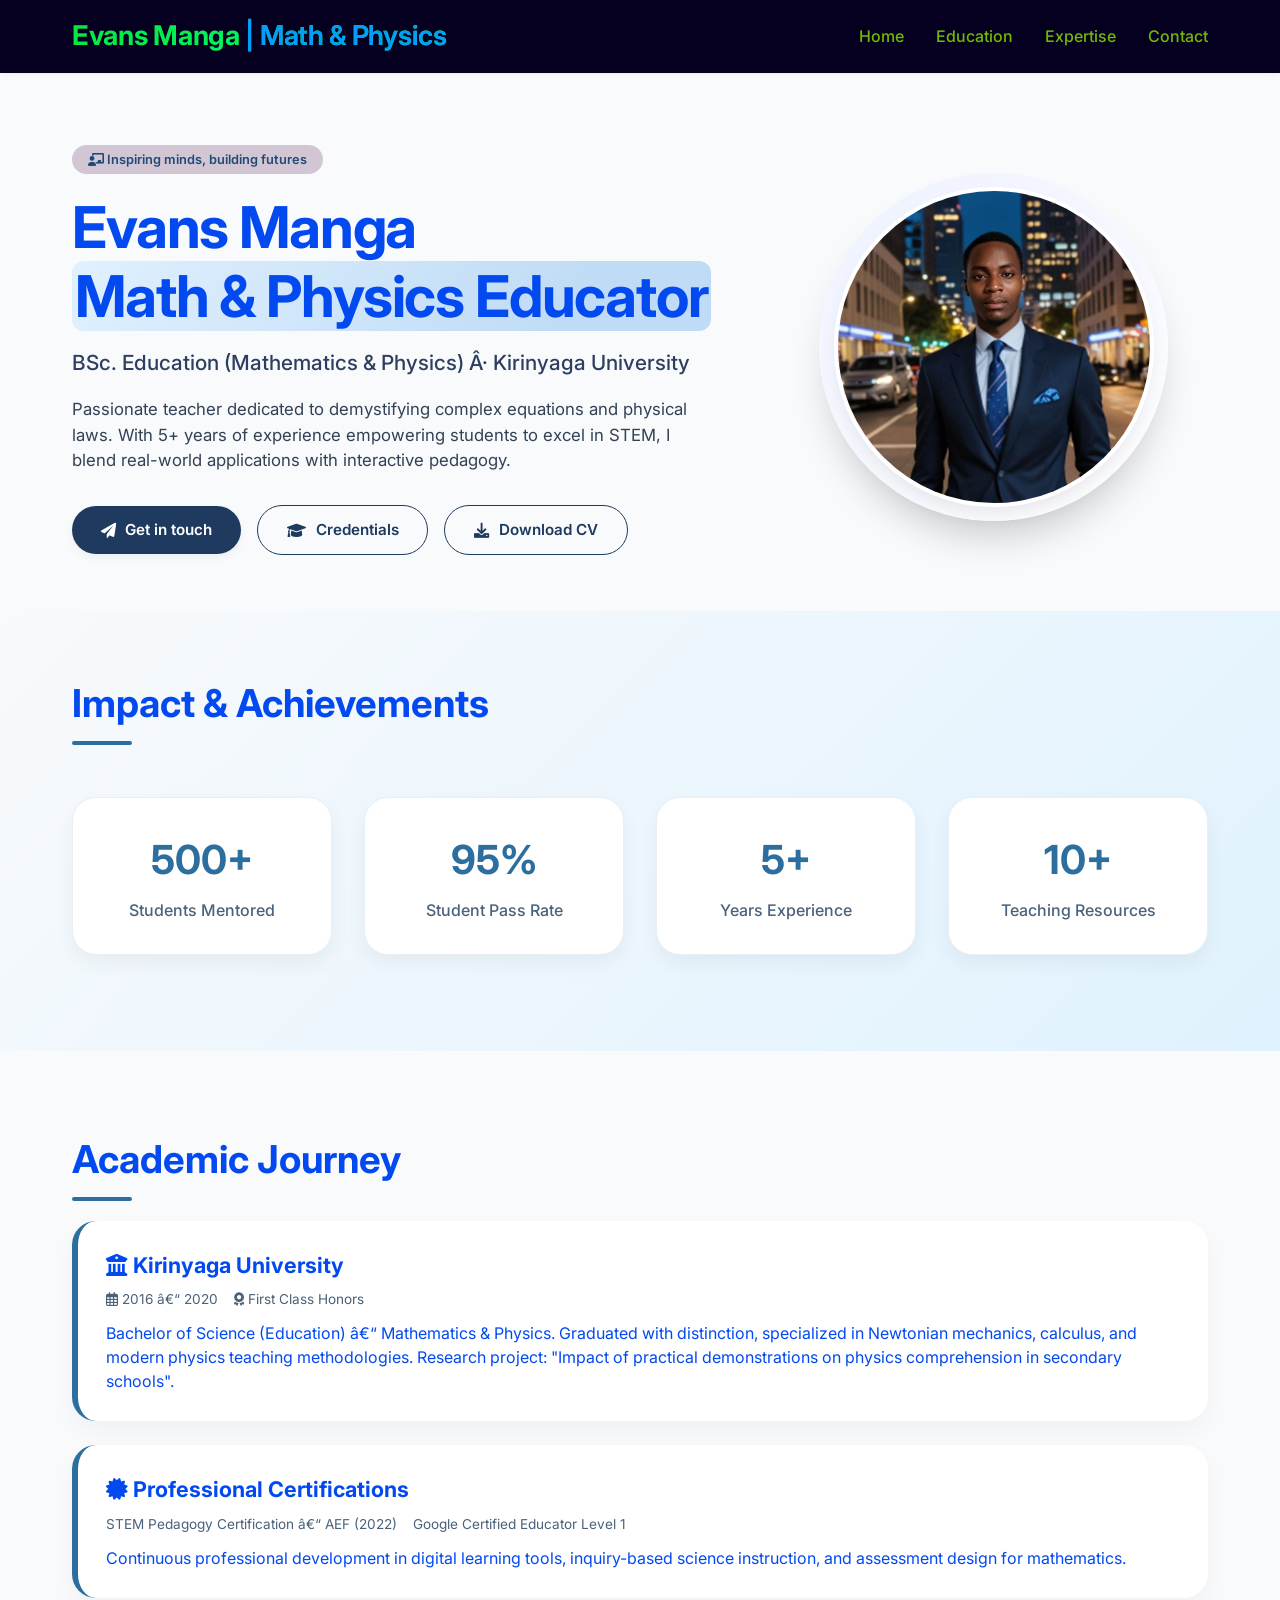
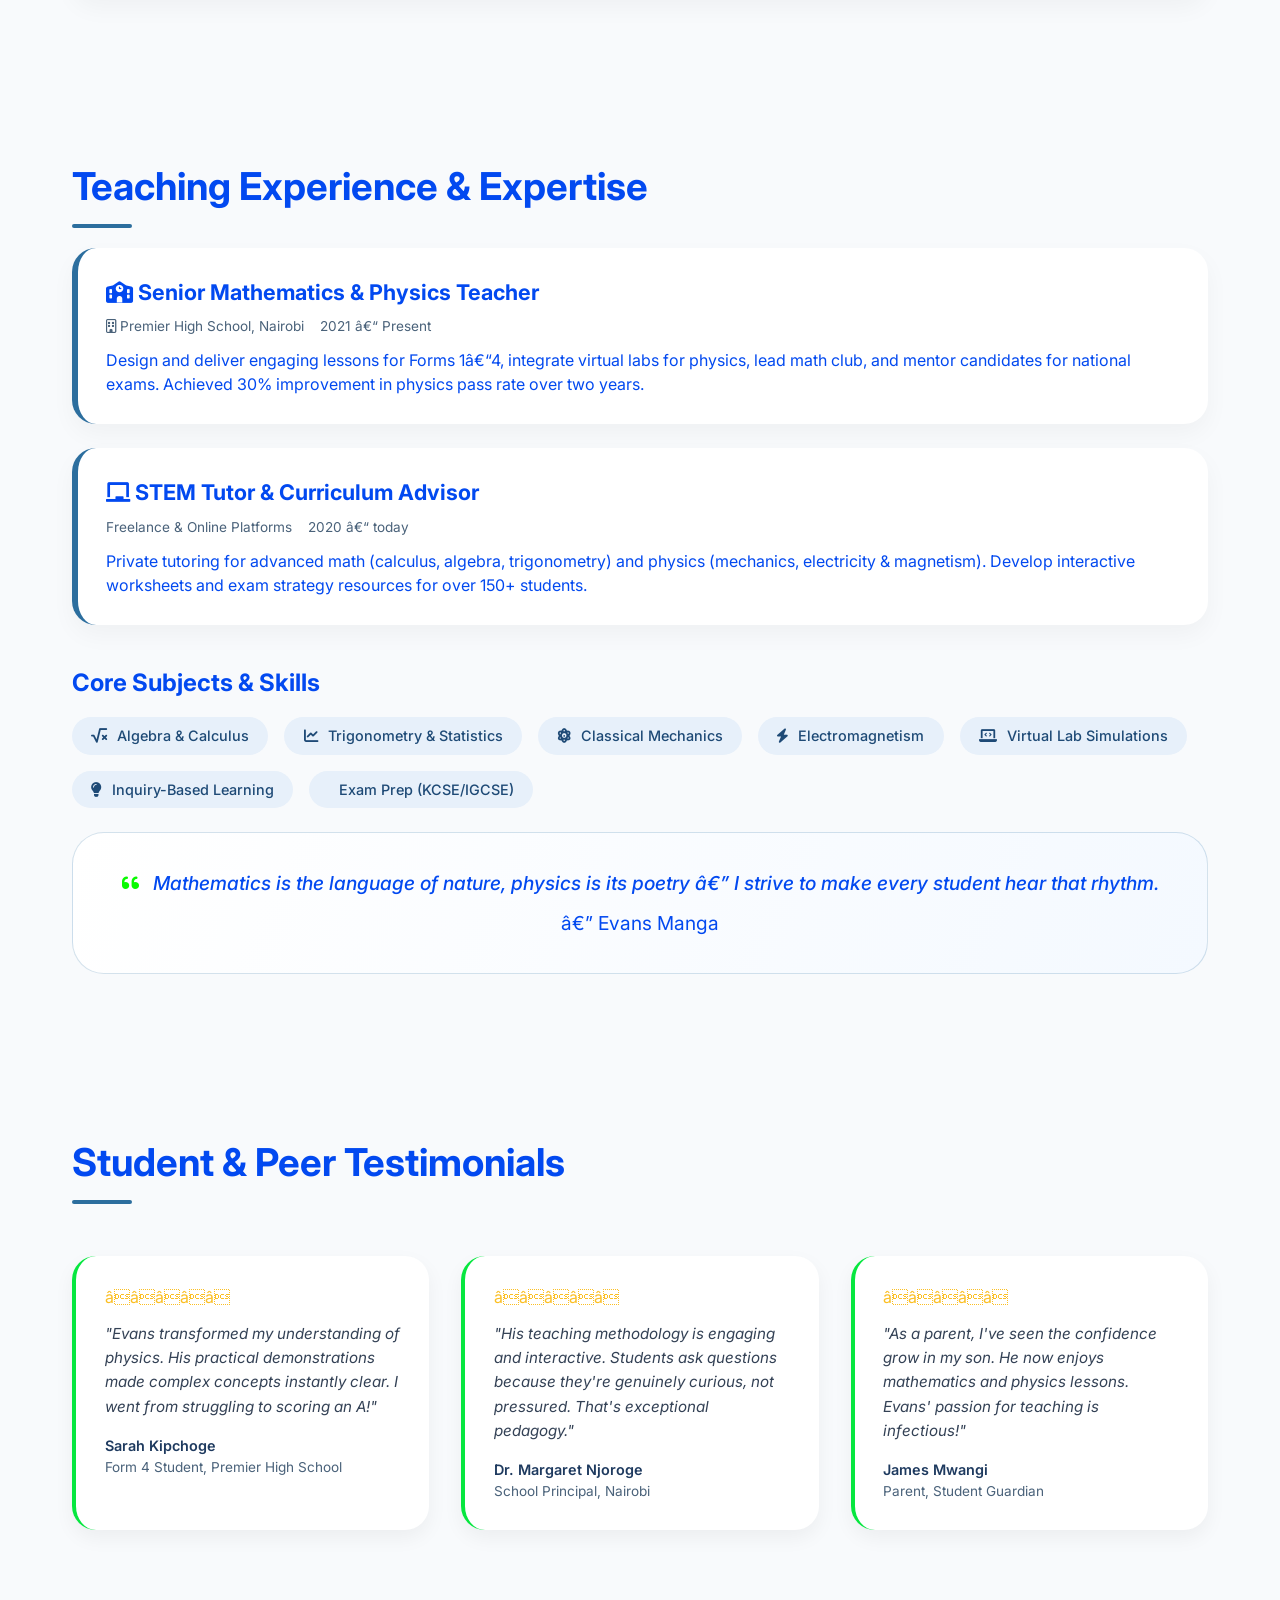
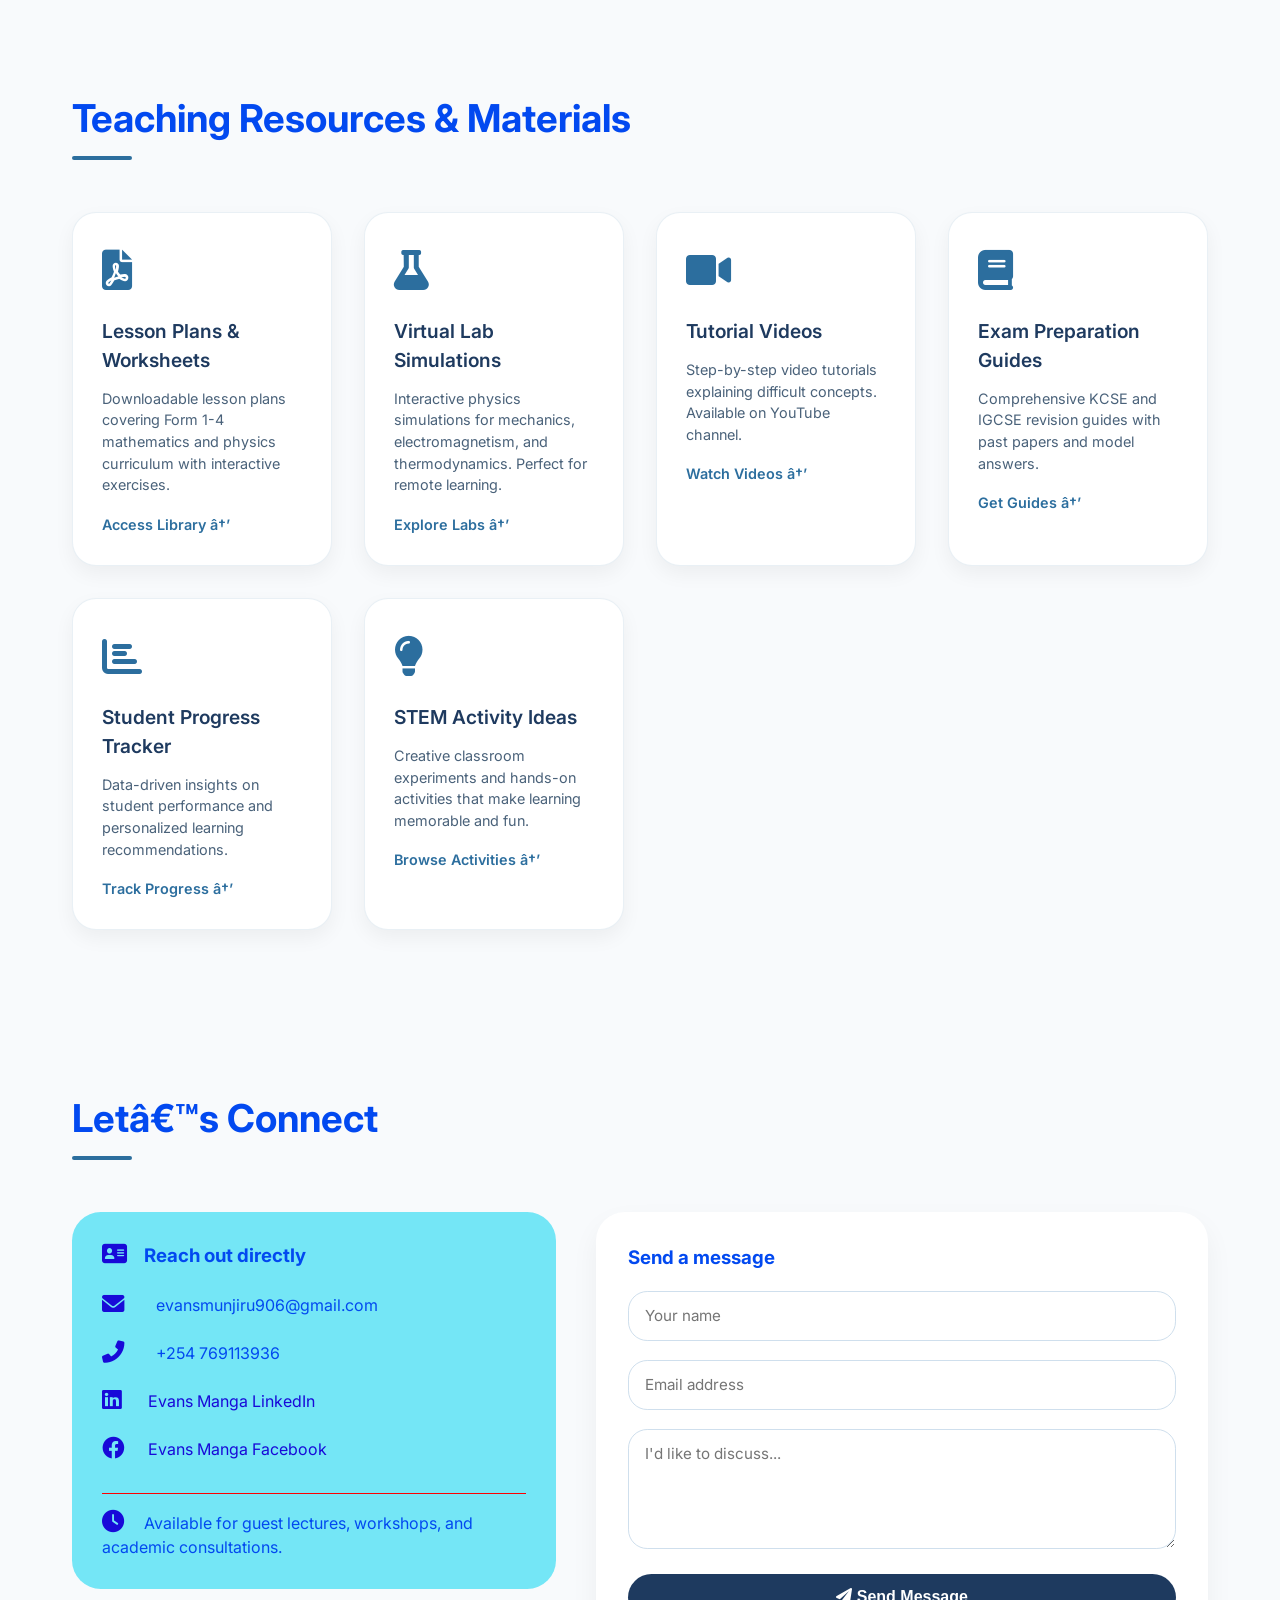
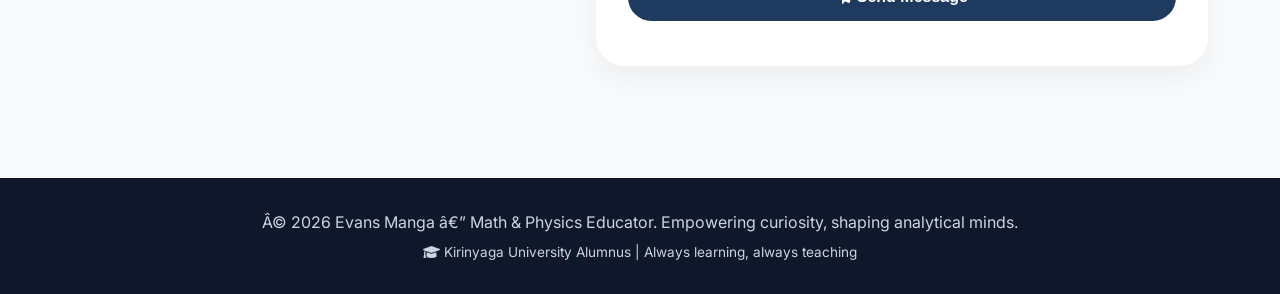
<file: index.html>
<!DOCTYPE html>
<html lang="en">
<head>
    <meta charset="UTF-8">
    <meta name="viewport" content="width=device-width, initial-scale=1.0, user-scalable=yes">
    <title>Evans Manga | Math & Physics Educator</title>
    <link rel="icon" href="data:image/svg+xml,<svg xmlns='http://www.w3.org/2000/svg' viewBox='0 0 100 100'><rect fill='%231e3a5f' width='100' height='100'/><text x='50' y='70' font-size='50' font-weight='bold' fill='white' text-anchor='middle' font-family='Arial'>EM</text></svg>" type="image/svg+xml">
    <link href="https://fonts.googleapis.com/css2?family=Inter:opsz,wght@14..32,300;14..32,400;14..32,600;14..32,700&display=swap" rel="stylesheet">
    <link rel="stylesheet" href="https://cdnjs.cloudflare.com/ajax/libs/font-awesome/6.0.0-beta3/css/all.min.css">
    <link rel="stylesheet" href="./assets/css/styles.css">
</head>
<body>
<header>
    <div class="container">
        <div class="navbar">
            <div class="logo">Evans Manga <span>| Math & Physics</span></div>
            <ul class="nav-links">
                <li><a href="#home">Home</a></li>
                <li><a href="#education">Education</a></li>
                <li><a href="#expertise">Expertise</a></li>
                <li><a href="#contact">Contact</a></li>
            </ul>
        </div>
    </div>
</header>

<main>
    <section id="home" class="hero">
        <div class="container">
            <div class="hero-grid">
                <div class="hero-content">
                    <div class="hero-badge"><i class="fas fa-chalkboard-teacher"></i> Inspiring minds, building futures</div>
                    <h1>Evans Manga<br> <span class="hero-highlight">Math & Physics Educator</span></h1>
                    <div class="hero-title">BSc. Education (Mathematics & Physics) Â· Kirinyaga University</div>
                    <p class="hero-desc">Passionate teacher dedicated to demystifying complex equations and physical laws. With 5+ years of experience empowering students to excel in STEM, I blend real-world applications with interactive pedagogy.</p>
                    <div class="btn-group">
                        <a href="#contact" class="btn btn-primary"><i class="fas fa-paper-plane"></i> Get in touch</a>
                        <a href="#education" class="btn btn-outline"><i class="fas fa-graduation-cap"></i> Credentials</a>
                        <a href="https://drive.google.com/file/d/YOUR_GOOGLE_DRIVE_CV_ID/view" class="btn btn-outline" target="_blank"><i class="fas fa-download"></i> Download CV</a>
                    </div>
                </div>
                <div class="hero-avatar">
                    <div class="avatar-circle">
                        <img src="manga.jpeg" alt="Evans Manga portrait">
                    </div>
                </div>
            </div>
        </div>
    </section>

    <section style="background: linear-gradient(135deg, #f8fafc 0%, #e0f2fe 100%); padding: 4rem 0;">
        <div class="container">
            <h2 class="section-title">Impact & Achievements</h2>
            <div class="stats-grid">
                <div class="stat-card">
                    <div class="stat-number">500+</div>
                    <div class="stat-label">Students Mentored</div>
                </div>
                <div class="stat-card">
                    <div class="stat-number">95%</div>
                    <div class="stat-label">Student Pass Rate</div>
                </div>
                <div class="stat-card">
                    <div class="stat-number">5+</div>
                    <div class="stat-label">Years Experience</div>
                </div>
                <div class="stat-card">
                    <div class="stat-number">10+</div>
                    <div class="stat-label">Teaching Resources</div>
                </div>
            </div>
        </div>
    </section>

    <section id="education">
        <div class="container">
            <h2 class="section-title">Academic Journey</h2>
            <div class="timeline-grid">
                <div class="edu-item">
                    <h3><i class="fas fa-university"></i> Kirinyaga University</h3>
                    <div class="meta"><span><i class="far fa-calendar-alt"></i> 2016 â€“ 2020</span><span><i class="fas fa-award"></i> First Class Honors</span></div>
                    <p>Bachelor of Science (Education) â€“ Mathematics & Physics. Graduated with distinction, specialized in Newtonian mechanics, calculus, and modern physics teaching methodologies. Research project: "Impact of practical demonstrations on physics comprehension in secondary schools".</p>
                </div>
                <div class="edu-item">
                    <h3><i class="fas fa-certificate"></i> Professional Certifications</h3>
                    <div class="meta"><span>STEM Pedagogy Certification â€“ AEF (2022)</span><span>Google Certified Educator Level 1</span></div>
                    <p>Continuous professional development in digital learning tools, inquiry-based science instruction, and assessment design for mathematics.</p>
                </div>
            </div>
        </div>
    </section>

    <section id="expertise">
        <div class="container">
            <h2 class="section-title">Teaching Experience & Expertise</h2>
            <div class="timeline-grid">
                <div class="exp-item">
                    <h3><i class="fas fa-school"></i> Senior Mathematics & Physics Teacher</h3>
                    <div class="meta"><span><i class="far fa-building"></i> Premier High School, Nairobi</span><span>2021 â€“ Present</span></div>
                    <p>Design and deliver engaging lessons for Forms 1â€“4, integrate virtual labs for physics, lead math club, and mentor candidates for national exams. Achieved 30% improvement in physics pass rate over two years.</p>
                </div>
                <div class="exp-item">
                    <h3><i class="fas fa-chalkboard"></i> STEM Tutor & Curriculum Advisor</h3>
                    <div class="meta"><span>Freelance & Online Platforms</span><span>2020 â€“ today</span></div>
                    <p>Private tutoring for advanced math (calculus, algebra, trigonometry) and physics (mechanics, electricity & magnetism). Develop interactive worksheets and exam strategy resources for over 150+ students.</p>
                </div>
            </div>

            <div style="margin-top: 2.5rem;">
                <h3 style="font-size: 1.5rem; margin-bottom: 1rem;">Core Subjects & Skills</h3>
                <div class="skills-container">
                    <span class="skill-badge"><i class="fas fa-square-root-alt"></i> Algebra & Calculus</span>
                    <span class="skill-badge"><i class="fas fa-chart-line"></i> Trigonometry & Statistics</span>
                    <span class="skill-badge"><i class="fas fa-atom"></i> Classical Mechanics</span>
                    <span class="skill-badge"><i class="fas fa-bolt"></i> Electromagnetism</span>
                    <span class="skill-badge"><i class="fas fa-laptop-code"></i> Virtual Lab Simulations</span>
                    <span class="skill-badge"><i class="fas fa-lightbulb"></i> Inquiry-Based Learning</span>
                    <span class="skill-badge"><i class="fas fa-chart-simple"></i> Exam Prep (KCSE/IGCSE)</span>
                </div>
            </div>

            <div class="philosophy-card">
                <i class="fas fa-quote-left" style="color:#08fa00; margin-right: 8px;"></i>
                Mathematics is the language of nature, physics is its poetry â€” I strive to make every student hear that rhythm.
                <div style="margin-top: 12px; font-weight: 400; font-style: normal;">â€” Evans Manga</div>
            </div>
        </div>
    </section>

    <section style="background: #f8fafc; padding: 5rem 0;">
        <div class="container">
            <h2 class="section-title">Student & Peer Testimonials</h2>
            <div class="testimonials-grid">
                <div class="testimonial-card">
                    <div class="stars">â­â­â­â­â­</div>
                    <p class="testimonial-text">"Evans transformed my understanding of physics. His practical demonstrations made complex concepts instantly clear. I went from struggling to scoring an A!"</p>
                    <div class="testimonial-author">Sarah Kipchoge</div>
                    <div class="testimonial-role">Form 4 Student, Premier High School</div>
                </div>
                <div class="testimonial-card">
                    <div class="stars">â­â­â­â­â­</div>
                    <p class="testimonial-text">"His teaching methodology is engaging and interactive. Students ask questions because they're genuinely curious, not pressured. That's exceptional pedagogy."</p>
                    <div class="testimonial-author">Dr. Margaret Njoroge</div>
                    <div class="testimonial-role">School Principal, Nairobi</div>
                </div>
                <div class="testimonial-card">
                    <div class="stars">â­â­â­â­â­</div>
                    <p class="testimonial-text">"As a parent, I've seen the confidence grow in my son. He now enjoys mathematics and physics lessons. Evans' passion for teaching is infectious!"</p>
                    <div class="testimonial-author">James Mwangi</div>
                    <div class="testimonial-role">Parent, Student Guardian</div>
                </div>
            </div>
        </div>
    </section>

    <section style="padding: 5rem 0;">
        <div class="container">
            <h2 class="section-title">Teaching Resources & Materials</h2>
            <div class="resources-grid">
                <div class="resource-card">
                    <div class="resource-icon"><i class="fas fa-file-pdf"></i></div>
                    <div class="resource-title">Lesson Plans & Worksheets</div>
                    <p class="resource-desc">Downloadable lesson plans covering Form 1-4 mathematics and physics curriculum with interactive exercises.</p>
                    <a href="#" class="resource-link">Access Library â†’</a>
                </div>
                <div class="resource-card">
                    <div class="resource-icon"><i class="fas fa-flask"></i></div>
                    <div class="resource-title">Virtual Lab Simulations</div>
                    <p class="resource-desc">Interactive physics simulations for mechanics, electromagnetism, and thermodynamics. Perfect for remote learning.</p>
                    <a href="#" class="resource-link">Explore Labs â†’</a>
                </div>
                <div class="resource-card">
                    <div class="resource-icon"><i class="fas fa-video"></i></div>
                    <div class="resource-title">Tutorial Videos</div>
                    <p class="resource-desc">Step-by-step video tutorials explaining difficult concepts. Available on YouTube channel.</p>
                    <a href="https://youtube.com/@EvansManga" target="_blank" class="resource-link">Watch Videos â†’</a>
                </div>
                <div class="resource-card">
                    <div class="resource-icon"><i class="fas fa-book"></i></div>
                    <div class="resource-title">Exam Preparation Guides</div>
                    <p class="resource-desc">Comprehensive KCSE and IGCSE revision guides with past papers and model answers.</p>
                    <a href="#" class="resource-link">Get Guides â†’</a>
                </div>
                <div class="resource-card">
                    <div class="resource-icon"><i class="fas fa-chart-bar"></i></div>
                    <div class="resource-title">Student Progress Tracker</div>
                    <p class="resource-desc">Data-driven insights on student performance and personalized learning recommendations.</p>
                    <a href="#" class="resource-link">Track Progress â†’</a>
                </div>
                <div class="resource-card">
                    <div class="resource-icon"><i class="fas fa-lightbulb"></i></div>
                    <div class="resource-title">STEM Activity Ideas</div>
                    <p class="resource-desc">Creative classroom experiments and hands-on activities that make learning memorable and fun.</p>
                    <a href="#" class="resource-link">Browse Activities â†’</a>
                </div>
            </div>
        </div>
    </section>

    <section id="contact">
        <div class="container">
            <h2 class="section-title">Letâ€™s Connect</h2>
            <div class="contact-wrapper">
                <div class="contact-info">
                    <h3 style="margin-bottom: 1.4rem;"><i class="fas fa-address-card"></i> Reach out directly</h3>
                    <div class="contact-detail"><i class="fas fa-envelope"></i> <span>evansmunjiru906@gmail.com</span></div>
                    <div class="contact-detail"><i class="fas fa-phone-alt"></i> <span>+254 769113936</span></div>
                    <div class="contact-detail"><a href="https://linkedin.com/in/evans-manga" target="_blank" style="text-decoration: none; color: #180ad8; display: flex; align-items: center; gap: 0.5rem;"><i class="fab fa-linkedin"></i> <span>Evans Manga LinkedIn</span></a></div>
                    <div class="contact-detail"><a href="https://facebook.com/evans-manga" target="_blank" style="text-decoration: none; color: #180ad8; display: flex; align-items: center; gap: 0.5rem;"><i class="fab fa-facebook"></i> <span>Evans Manga Facebook</span></a></div>
                    <div style="margin-top: 2rem; border-top: 1px solid #fd0000; padding-top: 1rem;">
                        <p><i class="fas fa-clock"></i> Available for guest lectures, workshops, and academic consultations.</p>
                    </div>
                </div>
                <div class="contact-form">
                    <h3 style="margin-bottom: 1.2rem;">Send a message</h3>
                    <form id="contactForm" action="https://formspree.io/f/YOUR_FORMSPREE_ID" method="POST">
                        <div class="form-group">
                            <input type="text" name="name" placeholder="Your name" required>
                        </div>
                        <div class="form-group">
                            <input type="email" name="email" placeholder="Email address" required>
                        </div>
                        <div class="form-group">
                            <textarea name="message" rows="4" placeholder="I'd like to discuss..."></textarea>
                        </div>
                        <button type="submit" id="submitBtn"><i class="fas fa-paper-plane"></i> Send Message</button>
                        <div id="formFeedback" class="hidden-message"></div>
                    </form>
                </div>
            </div>
        </div>
    </section>
</main>

<footer class="footer">
    <div class="container">
        <p>Â© <span id="currentYear">2025</span> Evans Manga â€” Math & Physics Educator. Empowering curiosity, shaping analytical minds.</p>
        <p style="margin-top: 0.5rem; font-size: 0.85rem;"><i class="fas fa-graduation-cap"></i> Kirinyaga University Alumnus | Always learning, always teaching</p>
    </div>
</footer>

<script src="./assets/js/script.js"></script>
</body>
</html>
</file>
<file: assets/css/styles.css>
/* Global Styles */
:root {
    --page-max-width: 1200px;
    --section-space: clamp(3.5rem, 7vw, 5rem);
    --card-radius: 1.5rem;
}

* {
    margin: 0;
    padding: 0;
    box-sizing: border-box;
}

html {
    overflow-x: hidden;
}

body {
    font-family: 'Inter', sans-serif;
    background: #f8fafc;
    color: #0249f0;
    line-height: 1.5;
    scroll-behavior: smooth;
    overflow-x: hidden;
}

img {
    max-width: 100%;
    display: block;
}

/* custom container */
.container {
    width: min(100%, var(--page-max-width));
    margin: 0 auto;
    padding: 0 clamp(1rem, 3vw, 2rem);
}

/* header / navbar */
header {
    background: rgb(5, 0, 31);
    position: sticky;
    top: 0;
    z-index: 100;
    box-shadow: 0 1px 3px rgba(0, 0, 0, 0.03), 0 4px 8px rgba(0, 0, 0, 0.02);
    backdrop-filter: blur(0px);
}

.navbar {
    display: flex;
    justify-content: space-between;
    align-items: center;
    gap: 1rem 2rem;
    padding: 1rem 0;
    flex-wrap: wrap;
}

.logo {
    font-size: 1.7rem;
    font-weight: 700;
    background: linear-gradient(135deg, #06e73f, #00ff80);
    -webkit-background-clip: text;
    background-clip: text;
    color: transparent;
    letter-spacing: -0.3px;
}

.logo span {
    background: none;
    color: #019ffa;
    font-weight: 600;
}

.nav-links {
    display: flex;
    gap: 2rem;
    list-style: none;
    flex-wrap: wrap;
    justify-content: center;
}

.nav-links a {
    text-decoration: none;
    font-weight: 500;
    color: #72b802;
    transition: 0.2s;
    font-size: 1rem;
}

.nav-links a:hover {
    color: #2c6e9e;
    border-bottom: 2px solid #2c6e9e;
    padding-bottom: 4px;
}

/* hero section */
.hero {
    padding: clamp(2.5rem, 6vw, 4.5rem) 0 clamp(2.5rem, 5vw, 3.5rem);
}

.hero-grid {
    display: grid;
    grid-template-columns: minmax(0, 1.2fr) minmax(260px, 0.8fr);
    align-items: center;
    gap: clamp(2rem, 5vw, 4rem);
}

.hero-content {
    min-width: 0;
}

.hero-badge {
    background: #d3c6d4;
    color: #1e4a76;
    display: inline-block;
    padding: 0.3rem 1rem;
    border-radius: 40px;
    font-size: 0.8rem;
    font-weight: 600;
    margin-bottom: 1.2rem;
}

.hero-content h1 {
    font-size: clamp(2.2rem, 6vw, 3.6rem);
    font-weight: 700;
    line-height: 1.2;
    margin-bottom: 1rem;
    letter-spacing: -0.02em;
}

.hero-highlight {
    background: linear-gradient(120deg, #e0f0fe 0%, #bfdbf5 80%);
    padding: 0 0.2rem;
    border-radius: 12px;
}

.hero-title {
    font-size: clamp(1.05rem, 2.5vw, 1.3rem);
    color: #2d3e5f;
    margin-bottom: 1.2rem;
    font-weight: 500;
}

.hero-desc {
    color: #334155;
    margin-bottom: 2rem;
    font-size: 1.05rem;
    max-width: 60ch;
}

.btn-group {
    display: flex;
    gap: 1rem;
    flex-wrap: wrap;
    align-items: center;
}

.btn {
    display: inline-flex;
    align-items: center;
    justify-content: center;
    gap: 0.6rem;
    padding: 0.8rem 1.8rem;
    border-radius: 2rem;
    font-weight: 600;
    text-decoration: none;
    transition: all 0.2s;
    border: none;
    cursor: pointer;
    font-size: 0.95rem;
}

.btn-primary {
    background: #1e3a5f;
    color: white;
    box-shadow: 0 4px 8px rgba(0, 0, 0, 0.05);
}

.btn-primary:hover {
    background: #0f2c48;
    transform: translateY(-2px);
}

.btn-outline {
    background: transparent;
    border: 1.5px solid #1e3a5f;
    color: #1e3a5f;
}

.btn-outline:hover {
    background: #eef4ff;
    transform: translateY(-2px);
}

.hero-avatar {
    text-align: center;
}

.avatar-circle {
    background: linear-gradient(145deg, #eef2ff, #ffffff);
    border-radius: 50%;
    padding: clamp(0.6rem, 1.5vw, 0.9rem);
    box-shadow: 0 25px 40px -12px rgba(0, 0, 0, 0.2);
    display: inline-block;
}

.avatar-circle img {
    width: clamp(220px, 30vw, 320px);
    aspect-ratio: 1;
    object-fit: cover;
    border-radius: 50%;
    border: 4px solid white;
    box-shadow: 0 10px 20px -5px rgba(0, 0, 0, 0.1);
}

/* section styles */
section {
    padding: var(--section-space) 0;
}

.section-title {
    font-size: clamp(1.75rem, 4vw, 2.4rem);
    font-weight: 700;
    margin-bottom: 2rem;
    position: relative;
    display: inline-block;
}

.section-title:after {
    content: '';
    position: absolute;
    bottom: -12px;
    left: 0;
    width: 60px;
    height: 4px;
    background: #2c6e9e;
    border-radius: 4px;
}

/* education + experience cards */
.timeline-grid {
    display: flex;
    flex-direction: column;
    gap: 1.5rem;
}

.edu-item, .exp-item {
    background: white;
    padding: clamp(1.25rem, 3vw, 1.75rem);
    border-radius: var(--card-radius);
    box-shadow: 0 10px 24px rgba(0, 0, 0, 0.04);
    border-left: 6px solid #2c6e9e;
    transition: 0.2s;
}

.edu-item h3, .exp-item h3 {
    font-size: 1.35rem;
    margin-bottom: 0.5rem;
}

.meta {
    color: #4a627a;
    font-size: 0.85rem;
    margin-bottom: 0.75rem;
    display: flex;
    gap: 1rem;
    flex-wrap: wrap;
}

/* subjects & skills */
.skills-container {
    display: flex;
    flex-wrap: wrap;
    gap: 1rem;
    margin-top: 1rem;
}

.skill-badge {
    background: #e7f0fa;
    padding: 0.5rem 1.2rem;
    border-radius: 40px;
    font-weight: 500;
    color: #1e4a76;
    font-size: 0.9rem;
    transition: all 0.2s;
}

.skill-badge i {
    margin-right: 6px;
}

/* Teaching philosophy quote */
.philosophy-card {
    background: linear-gradient(115deg, #ffffff 0%, #f4f9ff 100%);
    padding: clamp(1.5rem, 4vw, 2.2rem);
    border-radius: 2rem;
    margin-top: 1.5rem;
    text-align: center;
    font-style: italic;
    font-size: clamp(1rem, 2.5vw, 1.2rem);
    font-weight: 500;
    border: 1px solid rgba(44, 110, 158, 0.2);
}

/* contact form */
.contact-wrapper {
    display: grid;
    grid-template-columns: minmax(260px, 0.95fr) minmax(0, 1.2fr);
    gap: 2.5rem;
    margin-top: 2rem;
    align-items: start;
}

.contact-info {
    background: rgba(86, 226, 245, 0.808);
    padding: clamp(1.4rem, 3vw, 1.9rem);
    border-radius: 1.8rem;
    min-width: 0;
}

.contact-info i {
    width: 38px;
    color: #180ad8;
    font-size: 1.4rem;
}

.contact-detail {
    display: flex;
    align-items: flex-start;
    gap: 1rem;
    margin-bottom: 1.5rem;
    overflow-wrap: anywhere;
}

.contact-form {
    background: white;
    padding: clamp(1.4rem, 3vw, 2rem);
    border-radius: 1.8rem;
    min-width: 0;
    box-shadow: 0 12px 28px rgba(0, 0, 0, 0.05);
}

.form-group {
    margin-bottom: 1.2rem;
}

input, textarea {
    width: 100%;
    padding: 0.9rem 1rem;
    border: 1px solid #cfdfed;
    border-radius: 1.2rem;
    font-family: inherit;
    font-size: 0.95rem;
    transition: 0.2s;
}

textarea {
    resize: vertical;
    min-height: 120px;
}

input:focus, textarea:focus {
    outline: none;
    border-color: #2c6e9e;
    box-shadow: 0 0 0 3px rgba(44, 110, 158, 0.2);
}

button[type="submit"] {
    background: #1e3a5f;
    color: white;
    border: none;
    width: 100%;
    padding: 0.9rem;
    border-radius: 2rem;
    font-weight: 600;
    font-size: 1rem;
    cursor: pointer;
    transition: 0.2s;
}

button[type="submit"]:hover {
    background: #0f2c48;
}

.footer {
    background: #0f172a;
    color: #cbd5e1;
    text-align: center;
    padding: 2rem;
    margin-top: 2rem;
}

.hidden-message {
    text-align: center;
    margin-top: 0.8rem;
    font-size: 0.85rem;
    font-weight: 500;
    color: #15803d;
}

/* Statistics Cards */
.stats-grid {
    display: grid;
    grid-template-columns: repeat(auto-fit, minmax(200px, 1fr));
    gap: 2rem;
    margin: 2rem 0;
}

.stat-card {
    background: white;
    padding: clamp(1.4rem, 3vw, 2rem);
    border-radius: var(--card-radius);
    text-align: center;
    box-shadow: 0 8px 20px rgba(0, 0, 0, 0.05);
    border: 1px solid rgba(44, 110, 158, 0.1);
    transition: all 0.3s ease;
}

.stat-card:hover {
    transform: translateY(-5px);
    box-shadow: 0 15px 35px rgba(0, 0, 0, 0.1);
}

.stat-number {
    font-size: 2.5rem;
    font-weight: 700;
    color: #2c6e9e;
    margin-bottom: 0.5rem;
}

.stat-label {
    color: #4a627a;
    font-size: 1rem;
    font-weight: 500;
}

/* Testimonials */
.testimonials-grid {
    display: grid;
    grid-template-columns: repeat(auto-fit, minmax(280px, 1fr));
    gap: 2rem;
    margin-top: 2rem;
}

.testimonial-card {
    background: white;
    padding: clamp(1.4rem, 3vw, 1.8rem);
    border-radius: var(--card-radius);
    box-shadow: 0 8px 20px rgba(0, 0, 0, 0.05);
    border-left: 4px solid #06e73f;
    transition: all 0.3s ease;
}

.testimonial-card:hover {
    transform: translateY(-3px);
    box-shadow: 0 12px 28px rgba(0, 0, 0, 0.1);
}

.testimonial-text {
    font-style: italic;
    color: #334155;
    margin-bottom: 1rem;
    font-size: 0.95rem;
    line-height: 1.6;
}

.testimonial-author {
    font-weight: 600;
    color: #1e3a5f;
    font-size: 0.9rem;
}

.testimonial-role {
    color: #4a627a;
    font-size: 0.85rem;
}

.stars {
    color: #fbbf24;
    margin-bottom: 0.8rem;
    font-size: 1rem;
}

/* Teaching Resources */
.resources-grid {
    display: grid;
    grid-template-columns: repeat(auto-fit, minmax(260px, 1fr));
    gap: 2rem;
    margin-top: 2rem;
}

.resource-card {
    background: white;
    padding: clamp(1.4rem, 3vw, 1.8rem);
    border-radius: var(--card-radius);
    box-shadow: 0 8px 20px rgba(0, 0, 0, 0.05);
    transition: all 0.3s ease;
    border: 1px solid rgba(44, 110, 158, 0.1);
}

.resource-card:hover {
    transform: translateY(-5px);
    box-shadow: 0 12px 28px rgba(0, 0, 0, 0.15);
}

.resource-icon {
    font-size: 2.5rem;
    color: #2c6e9e;
    margin-bottom: 1rem;
}

.resource-title {
    font-size: 1.2rem;
    font-weight: 600;
    color: #1e3a5f;
    margin-bottom: 0.8rem;
}

.resource-desc {
    color: #4a627a;
    font-size: 0.9rem;
    margin-bottom: 1rem;
    line-height: 1.5;
}

.resource-link {
    display: inline-block;
    color: #2c6e9e;
    text-decoration: none;
    font-weight: 600;
    font-size: 0.9rem;
    transition: 0.2s;
}

.resource-link:hover {
    color: #1e3a5f;
    text-decoration: underline;
}

/* responsive */
@media (max-width: 900px) {
    .hero-grid,
    .contact-wrapper {
        grid-template-columns: 1fr;
    }

    .hero-grid {
        text-align: center;
    }

    .hero-content {
        order: 2;
    }

    .hero-avatar {
        order: 1;
    }

    .hero-desc {
        max-width: 100%;
        margin-left: auto;
        margin-right: auto;
    }

    .btn-group {
        justify-content: center;
    }

    .navbar {
        justify-content: center;
    }

    .section-title {
        display: block;
        text-align: center;
    }

    .section-title:after {
        left: 50%;
        transform: translateX(-50%);
    }
}

@media (max-width: 640px) {
    .navbar {
        padding: 0.9rem 0;
    }

    .logo {
        text-align: center;
        font-size: 1.45rem;
    }

    .nav-links {
        gap: 0.85rem 1.25rem;
    }

    .nav-links a {
        font-size: 0.95rem;
    }

    .btn {
        width: 100%;
    }

    .meta {
        flex-direction: column;
        gap: 0.35rem;
    }

    .stats-grid,
    .testimonials-grid,
    .resources-grid {
        grid-template-columns: 1fr;
    }

    .contact-detail {
        gap: 0.75rem;
    }

    .footer {
        padding: 1.6rem 1rem;
    }
}
</file>
